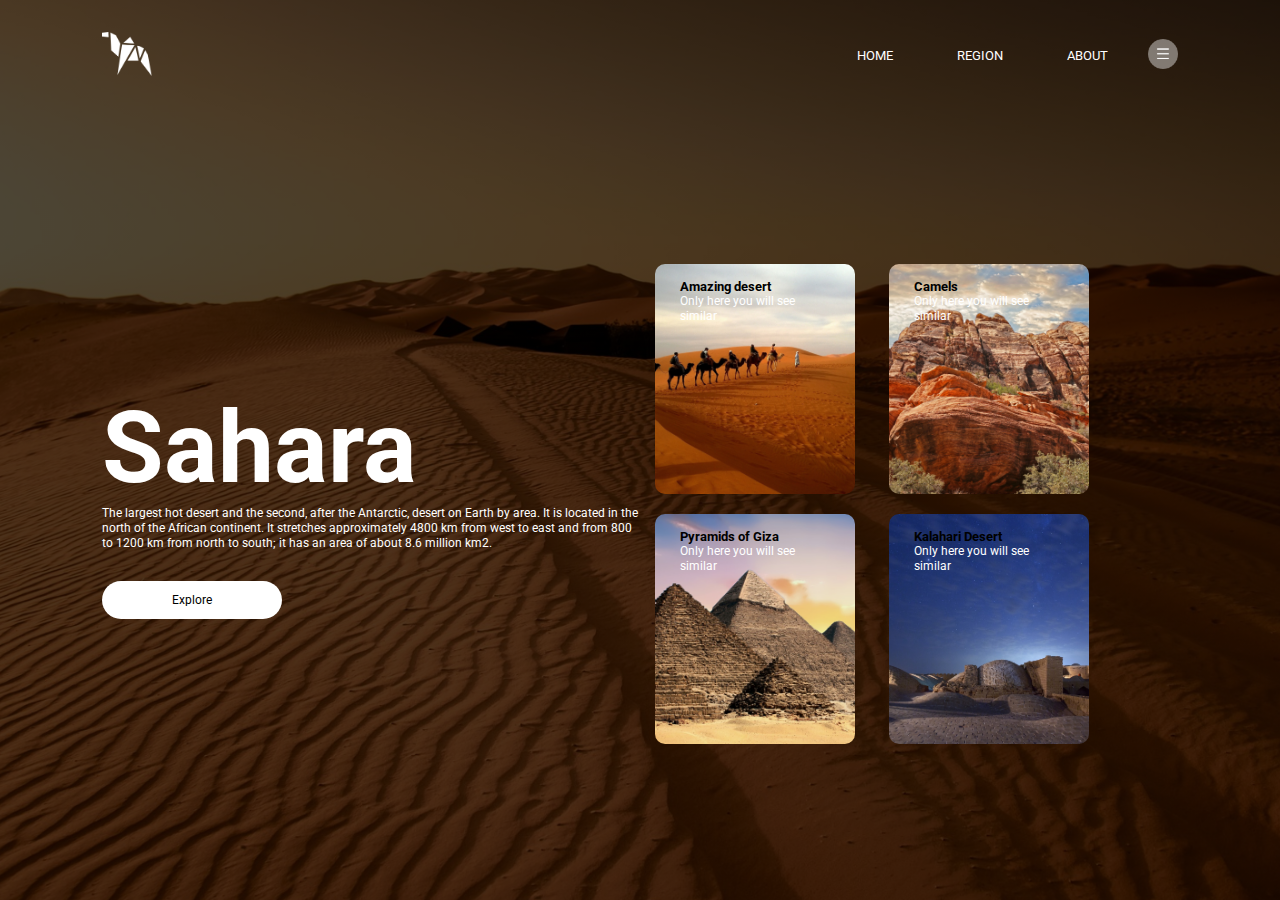
<file: DZ_3/SAHARA_Project/index.html>
<!DOCTYPE html>
<html lang="en">
<head>
    <title>SAHARA</title>
    <link rel="stylesheet" href="style.css"/>
    <link rel="preconnect" href="https://fonts.googleapis.com">
<link rel="preconnect" href="https://fonts.gstatic.com" crossorigin>
<link href="https://fonts.googleapis.com/css2?family=Roboto:wght@400;700&display=swap" rel="stylesheet">
  </head>
<body>
  <div class="container">
    <div class="navbar">
      <img src="../SAHARA_Project/Img/logo.png" class="logo">
      <nav>
        <ul>
          <li><a href="">HOME</a></li>
          <li><a href="">REGION</a></li>
          <li><a href="">ABOUT</a></li>
        </ul>
      </nav>
      <img src="../SAHARA_Project/Img/menu.png" class="menu-icon">
    </div>
    <div class="row">
      <div class="col">
        <h1>Sahara</h1>
        <p>The largest hot desert and the second, after the Antarctic, desert on Earth by area. It is located in the north of the African continent. It stretches approximately 4800 km from west to east and from 800 to 1200 km from north to south; it has an area of about 8.6 million km2.</p>
        <button tupe="button">Explore</button>

      </div>
      <div class="col">
        <div class="card card1">
          <h5>Amazing desert</h5>
          <p>Only here you will see similar</p>
        </div>
        <div class="card card2">
          <h5>Camels</h5>
          <p>Only here you will see similar</p>
        </div>
        <div class="card card3">
          <h5>Pyramids of Giza</h5>
          <p>Only here you will see similar</p>
        </div>
        <div class="card card4">
          <h5>Kalahari Desert</h5>
          <p>Only here you will see similar</p>
        </div>

    </div>
  </div>
</body>
</html>
</file>
<file: DZ_3/SAHARA_Project/style.css>
*{
  margin: 0;
  padding: 0;
  font-family: 'Roboto', sans-serif;
}
.container{
  width: 100%;
  height: 100vh;
  background-image: linear-gradient(rgba(0,0,0,0.7),rgba(0,0,0,0.7)),url("../SAHARA_Project/Img/background.png");
  background-position: center;
  background-size: cover;
  padding-left: 8%;
  padding-right: 8%;
  box-sizing: border-box;

}
.navbar {
  height: 12%;
  display: flex;
  align-items: center;
}
.logo{
  width: 50px;
  cursor: pointer;
}
.menu-icon{
  width: 30px;
  cursor: pointer;
  margin-left: 40px;
}
nav{
  flex: 1;
  text-align: right;
}
nav ul li{
  list-style: none;
  display: inline-block;
  margin-left: 60px;
}
nav ul li a{
  text-decoration: none;
  color: #fff;
  font-size: 13px;
}
.row{
  display: flex;
  height: 88%;
  align-items: center;
}
.col{
  flex-basis: 50%;
}
h1{
  color: #fff;
  font-size: 100px;
}
p{ 
  color: #fff;
  font-size: 12px;
  line-height: 15px;
}
button{
  width: 180px;
  color: #000;
  font-size: 12px;
  padding: 12px 0;
  background: #fff;
  border: 0;
  border-radius: 20px;
  outline: none;
  margin-top: 30px;
}
.card{
  width: 200px;
  height: 230px;
  display: inline-block;
  border-radius: 10px;
  padding: 15px 25px;
  box-sizing: border-box;
  cursor: pointer;
  margin: 10px 15px;
  background-position: center;
  background-size: cover;
  transition: transform 0.5s;

}
.card1{
  background-image: url(../SAHARA_Project/Img/pic-1.png);
}
.card2{
  background-image: url(../SAHARA_Project/Img/pic-2.png);
}
.card3{
  background-image: url(../SAHARA_Project/Img/pic-3.png);
}
.card4{
  background-image: url(../SAHARA_Project/Img/pic-4.png);
}
.card:hover{
  transform: translateY(-10px);
}
</file>
